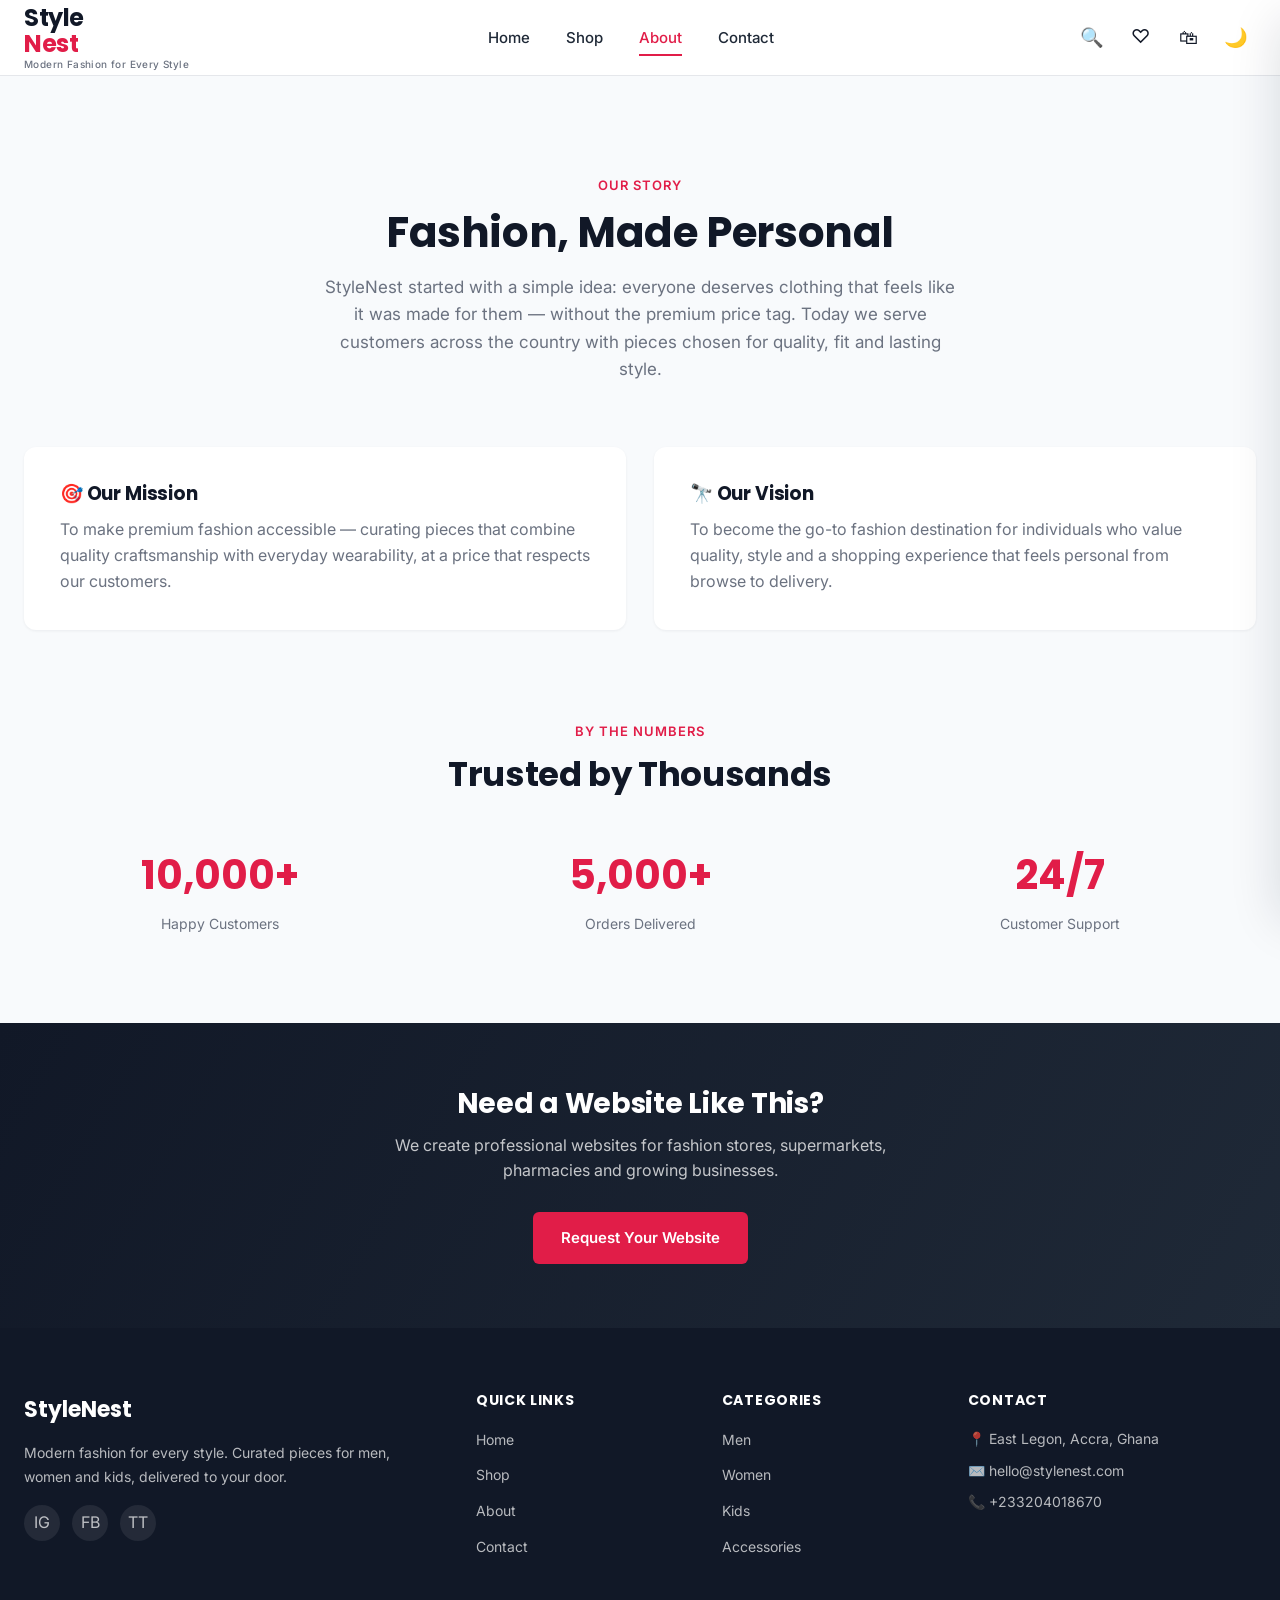
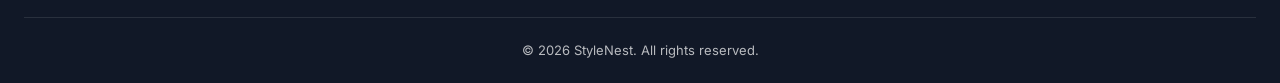
<file: about.html>
<!DOCTYPE html>
<html lang="en">
<head>
<meta charset="UTF-8">
<meta name="viewport" content="width=device-width, initial-scale=1.0">
<title>About Us — StyleNest</title>
<meta name="description" content="Learn about StyleNest's story, mission and commitment to bringing premium, accessible fashion to customers everywhere.">
<meta property="og:title" content="About Us — StyleNest">
<meta property="og:description" content="Learn about StyleNest's story, mission and commitment to bringing premium, accessible fashion to customers everywhere.">
<meta property="og:type" content="website">
<link rel="preconnect" href="https://fonts.googleapis.com">
<link href="https://fonts.googleapis.com/css2?family=Poppins:wght@500;600;700&family=Inter:wght@400;500;600;700&display=swap" rel="stylesheet">
<link rel="stylesheet" href="css/style.css">
<link rel="stylesheet" href="css/responsive.css">
</head>
<body>
<div id="pageLoader"><div class="loader-spinner"></div></div>

<header class="site-header">
  <div class="container">
    <a href="index.html" class="logo">Style<span>Nest</span><small class="logo-tagline">Modern Fashion for Every Style</small></a>
    <nav class="main-nav" aria-label="Primary">
      <a href="index.html">Home</a>
      <a href="shop.html">Shop</a>
      <a href="about.html" class="active">About</a>
      <a href="contact.html">Contact</a>
    </nav>
    <div class="header-actions">
      <div class="search-box" id="searchBox">
        <button class="icon-btn" onclick="toggleSearchBox()" aria-label="Search">🔍</button>
        <input type="text" id="searchInput" placeholder="Search products...">
        <div class="search-results" id="searchResults"></div>
      </div>
      <a href="#" class="icon-btn" title="Wishlist">♡<span class="badge-count" data-wishlist-count>0</span></a>
      <button class="icon-btn" onclick="toggleCartDrawer()" title="Cart">🛍<span class="badge-count" data-cart-count>0</span></button>
      <button class="icon-btn" data-theme-toggle title="Toggle dark mode">🌙</button>
      <button class="icon-btn mobile-menu-btn" id="mobileMenuBtn" aria-label="Menu">☰</button>
    </div>
  </div>
</header>

<section class="about-hero fade-in-on-scroll visible">
  <span class="section-eyebrow">Our Story</span>
  <h1>Fashion, Made Personal</h1>
  <p>StyleNest started with a simple idea: everyone deserves clothing that feels like it was made for them — without the premium price tag. Today we serve customers across the country with pieces chosen for quality, fit and lasting style.</p>
</section>

<section class="section" style="padding-top:0;">
  <div class="container">
    <div class="mission-grid fade-in-on-scroll">
      <div class="mission-card">
        <h3>🎯 Our Mission</h3>
        <p>To make premium fashion accessible — curating pieces that combine quality craftsmanship with everyday wearability, at a price that respects our customers.</p>
      </div>
      <div class="mission-card">
        <h3>🔭 Our Vision</h3>
        <p>To become the go-to fashion destination for individuals who value quality, style and a shopping experience that feels personal from browse to delivery.</p>
      </div>
    </div>
  </div>
</section>

<section class="section" style="padding-top:0;">
  <div class="container">
    <div class="section-header fade-in-on-scroll">
      <span class="section-eyebrow">By the Numbers</span>
      <h2>Trusted by Thousands</h2>
    </div>
    <div class="stats-grid fade-in-on-scroll">
      <div><div class="stat-number">10,000+</div><div class="stat-label">Happy Customers</div></div>
      <div><div class="stat-number">5,000+</div><div class="stat-label">Orders Delivered</div></div>
      <div><div class="stat-number">24/7</div><div class="stat-label">Customer Support</div></div>
    </div>
  </div>
</section>

<section class="sales-cta">
  <h2>Need a Website Like This?</h2>
  <p>We create professional websites for fashion stores, supermarkets, pharmacies and growing businesses.</p>
  <a href="contact.html" class="btn btn-primary">Request Your Website</a>
</section>

<footer class="site-footer">
  <div class="container">
    <div class="footer-grid">
      <div class="footer-col">
        <span class="footer-logo">StyleNest</span>
        <p>Modern fashion for every style. Curated pieces for men, women and kids, delivered to your door.</p>
        <div class="social-links"><a href="#">IG</a><a href="#">FB</a><a href="#">TT</a></div>
      </div>
      <div class="footer-col">
        <h4>Quick Links</h4>
        <ul><li><a href="index.html">Home</a></li><li><a href="shop.html">Shop</a></li><li><a href="about.html">About</a></li><li><a href="contact.html">Contact</a></li></ul>
      </div>
      <div class="footer-col">
        <h4>Categories</h4>
        <ul><li><a href="shop.html?section=Men">Men</a></li><li><a href="shop.html?section=Women">Women</a></li><li><a href="shop.html?section=Kids">Kids</a></li><li><a href="shop.html?section=Accessories">Accessories</a></li></ul>
      </div>
      <div class="footer-col">
        <h4>Contact</h4>
        <p>📍 East Legon, Accra, Ghana</p>
        <p>✉️ hello@stylenest.com</p>
        <p>📞 +233204018670</p>
      </div>
    </div>
    <div class="footer-bottom">© 2026 StyleNest. All rights reserved.</div>
  </div>
</footer>

<div class="drawer-overlay" id="drawerOverlay"></div>
<aside class="cart-drawer" id="cartDrawer">
  <div class="cart-drawer-header"><h3>Your Cart</h3><button class="icon-btn" onclick="toggleCartDrawer()" aria-label="Close cart">✕</button></div>
  <div class="cart-items-list" id="cartItemsList"></div>
  <div class="cart-empty-state" id="cartEmptyState"><div class="icon">🛍</div><p>Your cart is empty</p></div>
  <div class="cart-summary" id="cartSummary" style="display:none;"></div>
</aside>

<nav class="bottom-nav" aria-label="Mobile navigation">
  <div class="bottom-nav-inner">
    <a href="index.html" class="bottom-nav-item" data-nav-link><span class="icon">⌂</span>Home</a>
    <a href="shop.html" class="bottom-nav-item" data-nav-link><span class="icon">🛒</span>Shop</a>
    <a href="#" class="bottom-nav-item"><span class="icon">♡</span>Wishlist<span class="badge-count" data-wishlist-count>0</span></a>
    <button class="bottom-nav-item" onclick="toggleCartDrawer()"><span class="icon">🛍</span>Cart<span class="badge-count" data-cart-count>0</span></button>
    <a href="contact.html" class="bottom-nav-item"><span class="icon">👤</span>Account</a>
  </div>
</nav>

<script src="js/products.js"></script>
<script src="js/cart.js"></script>
<script src="js/wishlist.js"></script>
<script src="js/search.js"></script>
<script src="js/app.js"></script>
</body>
</html>
</file>
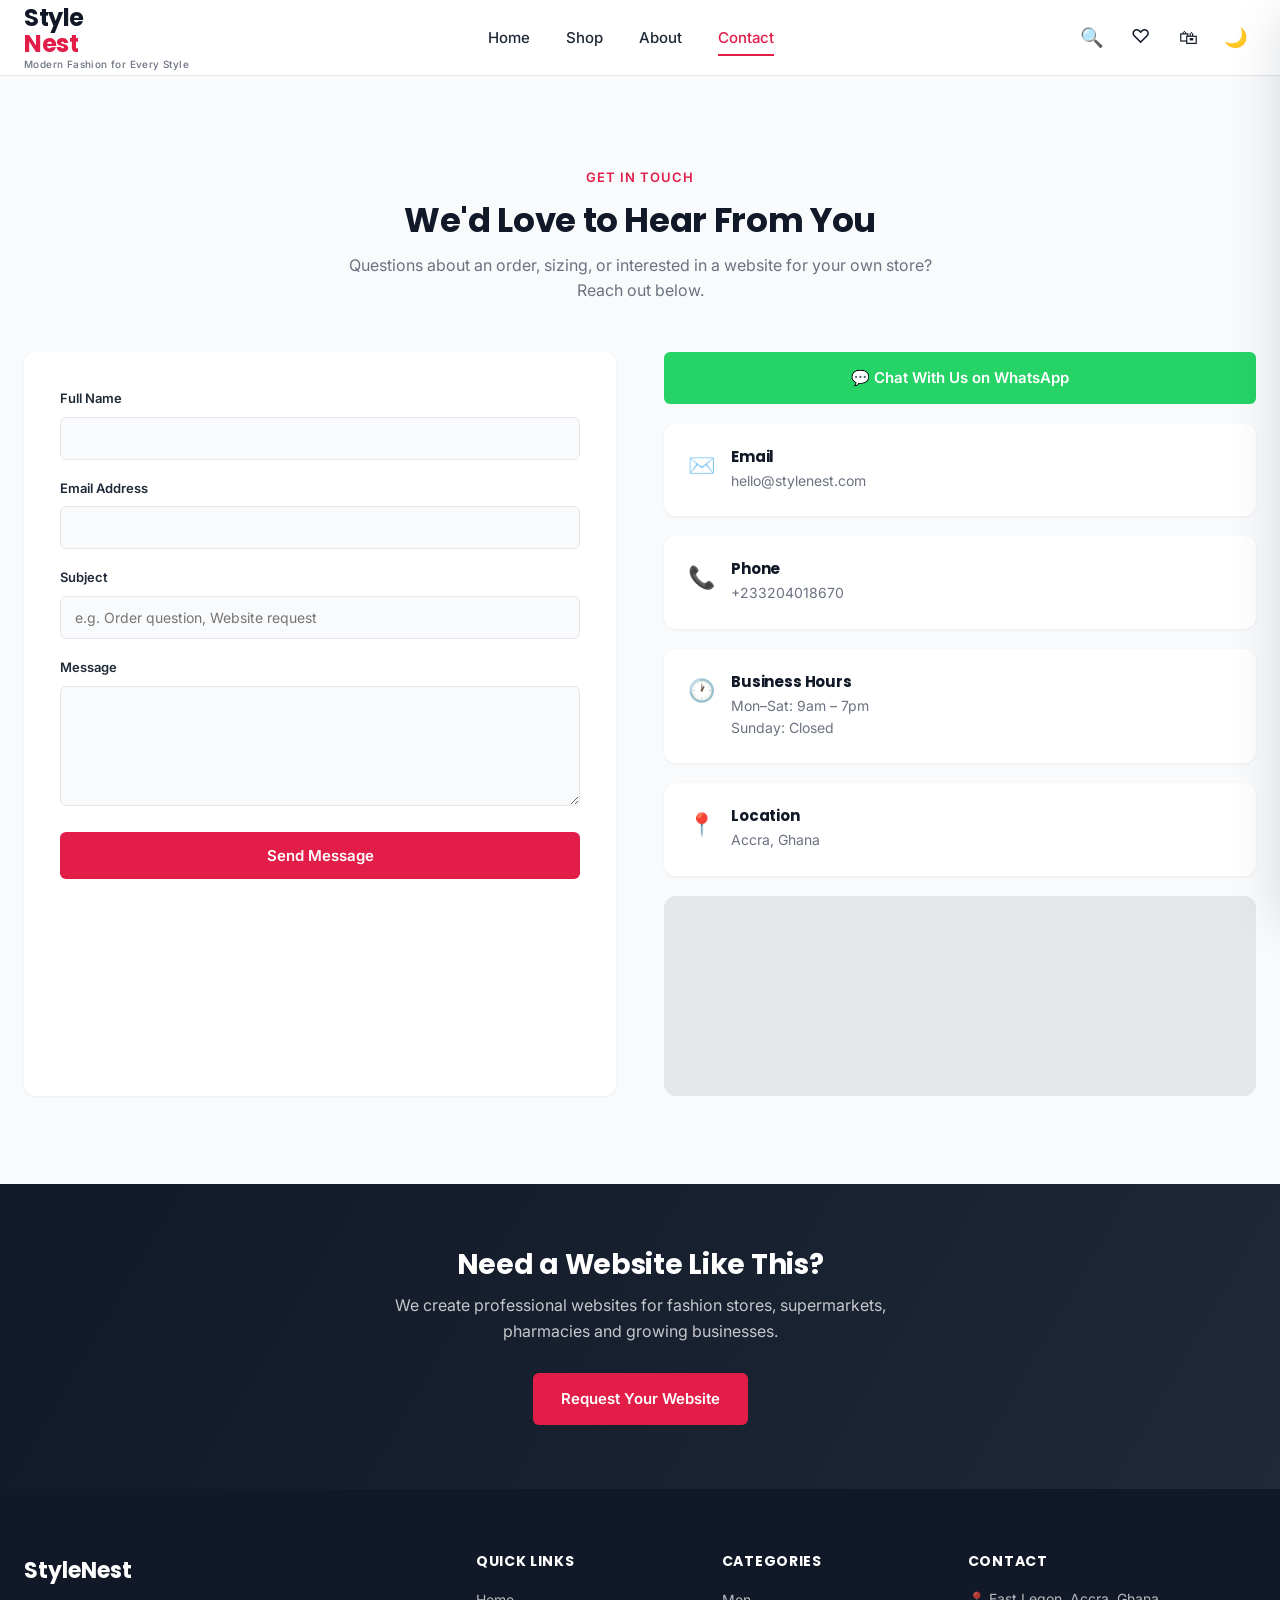
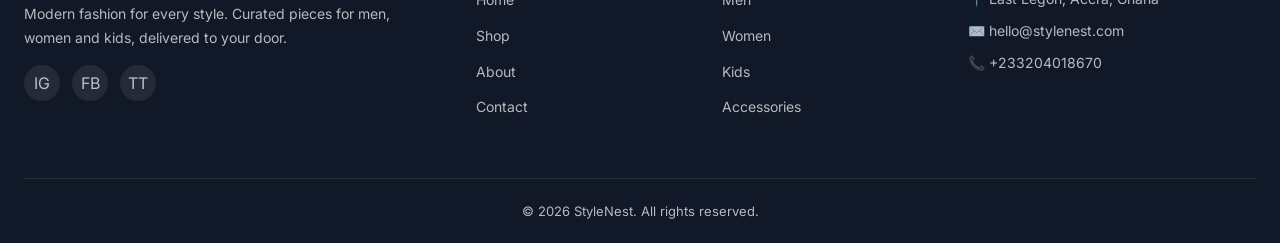
<file: contact.html>
<!DOCTYPE html>
<html lang="en">
<head>
<meta charset="UTF-8">
<meta name="viewport" content="width=device-width, initial-scale=1.0">
<title>Contact Us — StyleNest</title>
<meta name="description" content="Get in touch with StyleNest — questions about orders, sizing, returns, or requesting a website for your own store.">
<meta property="og:title" content="Contact Us — StyleNest">
<meta property="og:description" content="Get in touch with StyleNest — orders, sizing, returns, or requesting a website for your own store.">
<meta property="og:type" content="website">
<link rel="preconnect" href="https://fonts.googleapis.com">
<link href="https://fonts.googleapis.com/css2?family=Poppins:wght@500;600;700&family=Inter:wght@400;500;600;700&display=swap" rel="stylesheet">
<link rel="stylesheet" href="css/style.css">
<link rel="stylesheet" href="css/responsive.css">
</head>
<body>
<div id="pageLoader"><div class="loader-spinner"></div></div>

<header class="site-header">
  <div class="container">
    <a href="index.html" class="logo">Style<span>Nest</span><small class="logo-tagline">Modern Fashion for Every Style</small></a>
    <nav class="main-nav" aria-label="Primary">
      <a href="index.html">Home</a>
      <a href="shop.html">Shop</a>
      <a href="about.html">About</a>
      <a href="contact.html" class="active">Contact</a>
    </nav>
    <div class="header-actions">
      <div class="search-box" id="searchBox">
        <button class="icon-btn" onclick="toggleSearchBox()" aria-label="Search">🔍</button>
        <input type="text" id="searchInput" placeholder="Search products...">
        <div class="search-results" id="searchResults"></div>
      </div>
      <a href="#" class="icon-btn" title="Wishlist">♡<span class="badge-count" data-wishlist-count>0</span></a>
      <button class="icon-btn" onclick="toggleCartDrawer()" title="Cart">🛍<span class="badge-count" data-cart-count>0</span></button>
      <button class="icon-btn" data-theme-toggle title="Toggle dark mode">🌙</button>
      <button class="icon-btn mobile-menu-btn" id="mobileMenuBtn" aria-label="Menu">☰</button>
    </div>
  </div>
</header>

<section class="section">
  <div class="container">
    <div class="section-header fade-in-on-scroll visible">
      <span class="section-eyebrow">Get in Touch</span>
      <h2>We'd Love to Hear From You</h2>
      <p>Questions about an order, sizing, or interested in a website for your own store? Reach out below.</p>
    </div>

    <div class="contact-grid fade-in-on-scroll visible">
      <div class="contact-form-card">
        <form id="contactForm">
          <div class="form-group">
            <label for="contactName">Full Name</label>
            <input type="text" id="contactName" required>
          </div>
          <div class="form-group">
            <label for="contactEmail">Email Address</label>
            <input type="email" id="contactEmail" required>
          </div>
          <div class="form-group">
            <label for="contactSubject">Subject</label>
            <input type="text" id="contactSubject" placeholder="e.g. Order question, Website request">
          </div>
          <div class="form-group">
            <label for="contactMessage">Message</label>
            <textarea id="contactMessage" required></textarea>
          </div>
          <button type="submit" class="btn btn-primary btn-block">Send Message</button>
        </form>
      </div>

      <div class="contact-info-card">
        <a href="https://wa.me/233204018670" target="_blank" rel="noopener" class="btn whatsapp-btn btn-block">💬 Chat With Us on WhatsApp</a>

        <div class="info-block">
          <span class="icon">✉️</span>
          <div><h4>Email</h4><p>hello@stylenest.com</p></div>
        </div>
        <div class="info-block">
          <span class="icon">📞</span>
          <div><h4>Phone</h4><p>+233204018670</p></div>
        </div>
        <div class="info-block">
          <span class="icon">🕐</span>
          <div><h4>Business Hours</h4><p>Mon–Sat: 9am – 7pm<br>Sunday: Closed</p></div>
        </div>
        <div class="info-block">
          <span class="icon">📍</span>
          <div><h4>Location</h4><p>Accra, Ghana</p></div>
        </div>
        <div class="map-embed">
          <iframe src="https://www.openstreetmap.org/export/embed.html?bbox=3.34%2C6.44%2C3.44%2C6.54&layer=mapnik" width="100%" height="100%" style="border:0;" loading="lazy" title="Store location map"></iframe>
        </div>
      </div>
    </div>
  </div>
</section>

<section class="sales-cta">
  <h2>Need a Website Like This?</h2>
  <p>We create professional websites for fashion stores, supermarkets, pharmacies and growing businesses.</p>
  <a href="#contactForm" class="btn btn-primary">Request Your Website</a>
</section>

<footer class="site-footer">
  <div class="container">
    <div class="footer-grid">
      <div class="footer-col">
        <span class="footer-logo">StyleNest</span>
        <p>Modern fashion for every style. Curated pieces for men, women and kids, delivered to your door.</p>
        <div class="social-links"><a href="#">IG</a><a href="#">FB</a><a href="#">TT</a></div>
      </div>
      <div class="footer-col">
        <h4>Quick Links</h4>
        <ul><li><a href="index.html">Home</a></li><li><a href="shop.html">Shop</a></li><li><a href="about.html">About</a></li><li><a href="contact.html">Contact</a></li></ul>
      </div>
      <div class="footer-col">
        <h4>Categories</h4>
        <ul><li><a href="shop.html?section=Men">Men</a></li><li><a href="shop.html?section=Women">Women</a></li><li><a href="shop.html?section=Kids">Kids</a></li><li><a href="shop.html?section=Accessories">Accessories</a></li></ul>
      </div>
      <div class="footer-col">
        <h4>Contact</h4>
        <p>📍 East Legon, Accra, Ghana</p>
        <p>✉️ hello@stylenest.com</p>
        <p>📞 +233204018670</p>
      </div>
    </div>
    <div class="footer-bottom">© 2026 StyleNest. All rights reserved.</div>
  </div>
</footer>

<div class="drawer-overlay" id="drawerOverlay"></div>
<aside class="cart-drawer" id="cartDrawer">
  <div class="cart-drawer-header"><h3>Your Cart</h3><button class="icon-btn" onclick="toggleCartDrawer()" aria-label="Close cart">✕</button></div>
  <div class="cart-items-list" id="cartItemsList"></div>
  <div class="cart-empty-state" id="cartEmptyState"><div class="icon">🛍</div><p>Your cart is empty</p></div>
  <div class="cart-summary" id="cartSummary" style="display:none;"></div>
</aside>

<nav class="bottom-nav" aria-label="Mobile navigation">
  <div class="bottom-nav-inner">
    <a href="index.html" class="bottom-nav-item" data-nav-link><span class="icon">⌂</span>Home</a>
    <a href="shop.html" class="bottom-nav-item" data-nav-link><span class="icon">🛒</span>Shop</a>
    <a href="#" class="bottom-nav-item"><span class="icon">♡</span>Wishlist<span class="badge-count" data-wishlist-count>0</span></a>
    <button class="bottom-nav-item" onclick="toggleCartDrawer()"><span class="icon">🛍</span>Cart<span class="badge-count" data-cart-count>0</span></button>
    <a href="contact.html" class="bottom-nav-item"><span class="icon">👤</span>Account</a>
  </div>
</nav>

<script src="js/products.js"></script>
<script src="js/cart.js"></script>
<script src="js/wishlist.js"></script>
<script src="js/search.js"></script>
<script src="js/app.js"></script>
</body>
</html>
</file>
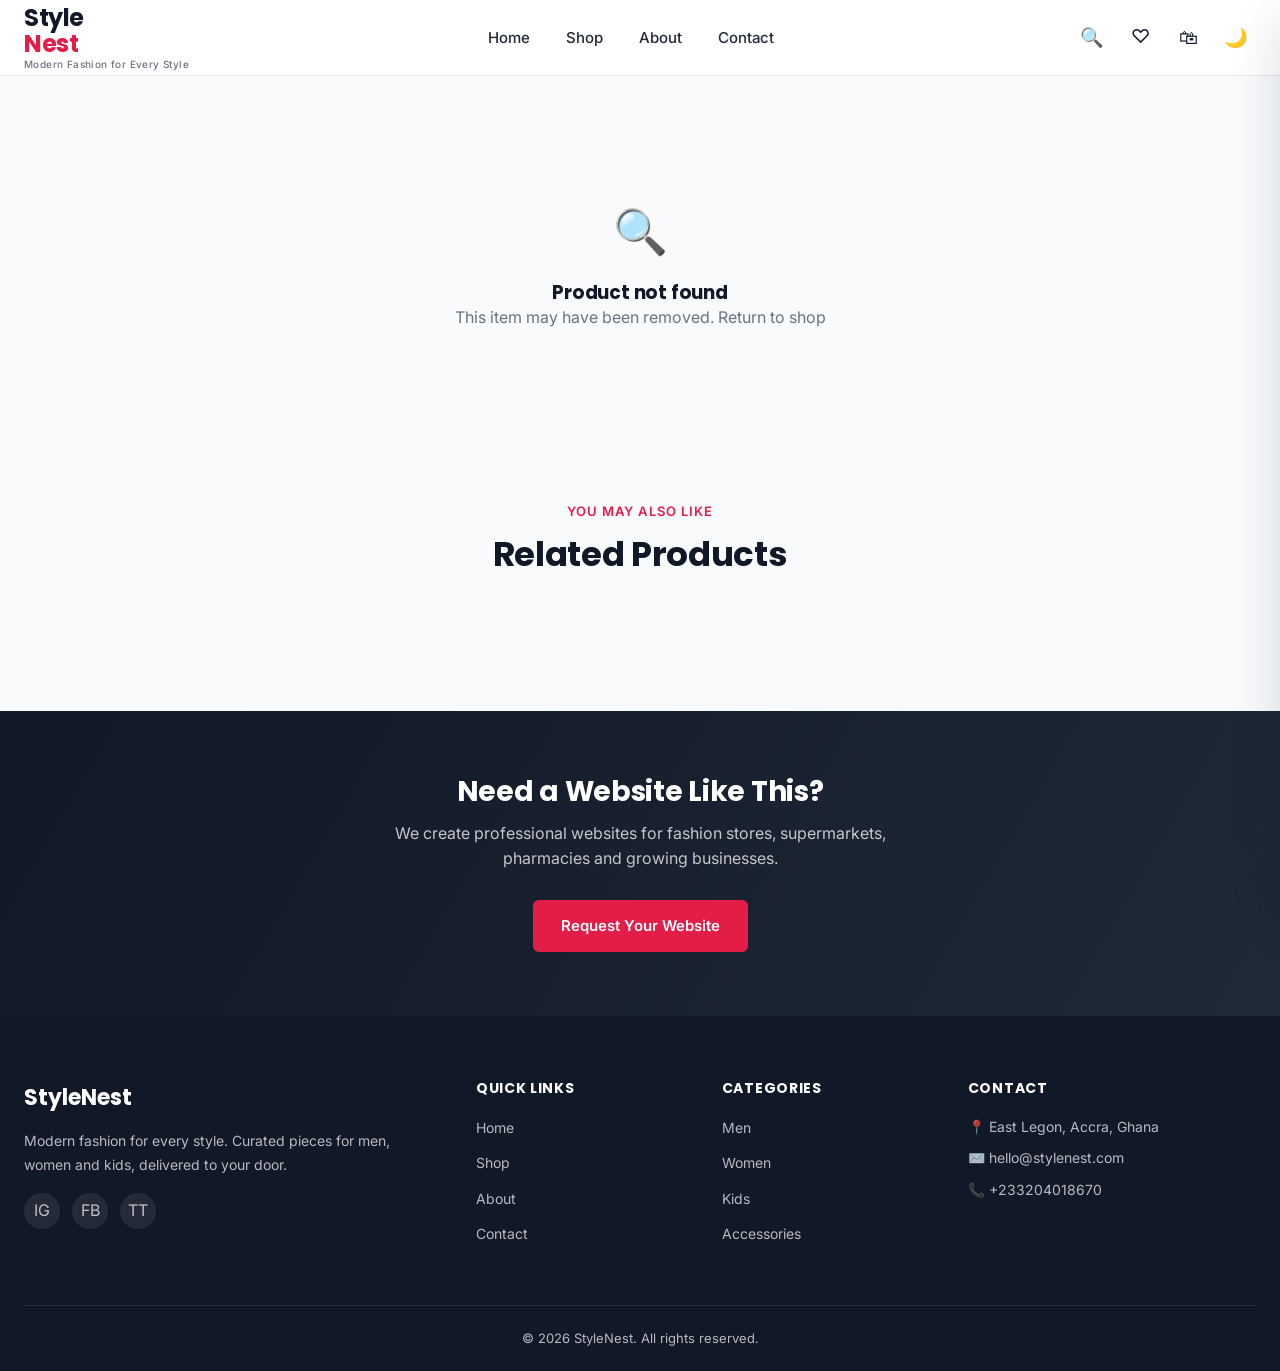
<file: product.html>
<!DOCTYPE html>
<html lang="en">
<head>
<meta charset="UTF-8">
<meta name="viewport" content="width=device-width, initial-scale=1.0">
<title id="pageTitle">Product — StyleNest</title>
<meta name="description" id="pageDescription" content="Shop premium fashion at StyleNest.">
<meta property="og:title" id="ogTitle" content="StyleNest">
<meta property="og:description" id="ogDescription" content="Shop premium fashion at StyleNest.">
<meta property="og:type" content="product">
<link rel="preconnect" href="https://fonts.googleapis.com">
<link href="https://fonts.googleapis.com/css2?family=Poppins:wght@500;600;700&family=Inter:wght@400;500;600;700&display=swap" rel="stylesheet">
<link rel="stylesheet" href="css/style.css">
<link rel="stylesheet" href="css/responsive.css">
</head>
<body>
<div id="pageLoader"><div class="loader-spinner"></div></div>

<header class="site-header">
  <div class="container">
    <a href="index.html" class="logo">Style<span>Nest</span><small class="logo-tagline">Modern Fashion for Every Style</small></a>
    <nav class="main-nav" aria-label="Primary">
      <a href="index.html">Home</a>
      <a href="shop.html">Shop</a>
      <a href="about.html">About</a>
      <a href="contact.html">Contact</a>
    </nav>
    <div class="header-actions">
      <div class="search-box" id="searchBox">
        <button class="icon-btn" onclick="toggleSearchBox()" aria-label="Search">🔍</button>
        <input type="text" id="searchInput" placeholder="Search products...">
        <div class="search-results" id="searchResults"></div>
      </div>
      <a href="#" class="icon-btn" title="Wishlist">♡<span class="badge-count" data-wishlist-count>0</span></a>
      <button class="icon-btn" onclick="toggleCartDrawer()" title="Cart">🛍<span class="badge-count" data-cart-count>0</span></button>
      <button class="icon-btn" data-theme-toggle title="Toggle dark mode">🌙</button>
      <button class="icon-btn mobile-menu-btn" id="mobileMenuBtn" aria-label="Menu">☰</button>
    </div>
  </div>
</header>

<div class="container" style="padding-top:40px;">
  <div id="productDetailRoot" class="product-detail"></div>
</div>

<section class="section" id="relatedSection">
  <div class="container">
    <div class="section-header">
      <span class="section-eyebrow">You May Also Like</span>
      <h2>Related Products</h2>
    </div>
    <div class="product-grid" id="relatedGrid"></div>
  </div>
</section>

<section class="sales-cta">
  <h2>Need a Website Like This?</h2>
  <p>We create professional websites for fashion stores, supermarkets, pharmacies and growing businesses.</p>
  <a href="contact.html" class="btn btn-primary">Request Your Website</a>
</section>

<footer class="site-footer">
  <div class="container">
    <div class="footer-grid">
      <div class="footer-col">
        <span class="footer-logo">StyleNest</span>
        <p>Modern fashion for every style. Curated pieces for men, women and kids, delivered to your door.</p>
        <div class="social-links"><a href="#">IG</a><a href="#">FB</a><a href="#">TT</a></div>
      </div>
      <div class="footer-col">
        <h4>Quick Links</h4>
        <ul><li><a href="index.html">Home</a></li><li><a href="shop.html">Shop</a></li><li><a href="about.html">About</a></li><li><a href="contact.html">Contact</a></li></ul>
      </div>
      <div class="footer-col">
        <h4>Categories</h4>
        <ul><li><a href="shop.html?section=Men">Men</a></li><li><a href="shop.html?section=Women">Women</a></li><li><a href="shop.html?section=Kids">Kids</a></li><li><a href="shop.html?section=Accessories">Accessories</a></li></ul>
      </div>
      <div class="footer-col">
        <h4>Contact</h4>
        <p>📍 East Legon, Accra, Ghana</p>
        <p>✉️ hello@stylenest.com</p>
        <p>📞 +233204018670</p>
      </div>
    </div>
    <div class="footer-bottom">© 2026 StyleNest. All rights reserved.</div>
  </div>
</footer>

<div class="drawer-overlay" id="drawerOverlay"></div>
<aside class="cart-drawer" id="cartDrawer">
  <div class="cart-drawer-header"><h3>Your Cart</h3><button class="icon-btn" onclick="toggleCartDrawer()" aria-label="Close cart">✕</button></div>
  <div class="cart-items-list" id="cartItemsList"></div>
  <div class="cart-empty-state" id="cartEmptyState"><div class="icon">🛍</div><p>Your cart is empty</p></div>
  <div class="cart-summary" id="cartSummary" style="display:none;"></div>
</aside>

<nav class="bottom-nav" aria-label="Mobile navigation">
  <div class="bottom-nav-inner">
    <a href="index.html" class="bottom-nav-item" data-nav-link><span class="icon">⌂</span>Home</a>
    <a href="shop.html" class="bottom-nav-item" data-nav-link><span class="icon">🛒</span>Shop</a>
    <a href="#" class="bottom-nav-item"><span class="icon">♡</span>Wishlist<span class="badge-count" data-wishlist-count>0</span></a>
    <button class="bottom-nav-item" onclick="toggleCartDrawer()"><span class="icon">🛍</span>Cart<span class="badge-count" data-cart-count>0</span></button>
    <a href="contact.html" class="bottom-nav-item"><span class="icon">👤</span>Account</a>
  </div>
</nav>

<script src="js/products.js"></script>
<script src="js/cart.js"></script>
<script src="js/wishlist.js"></script>
<script src="js/search.js"></script>
<script src="js/app.js"></script>
<script>
  const productId = new URLSearchParams(window.location.search).get('id');
  const product = getProductById(productId);
  let selectedSize = '';
  let selectedColor = '';
  let qty = 1;

  if (!product) {
    document.getElementById('productDetailRoot').innerHTML = `
      <div class="results-empty" style="grid-column:1/-1;">
        <div class="icon">🔍</div>
        <h3>Product not found</h3>
        <p>This item may have been removed. <a href="shop.html">Return to shop</a></p>
      </div>
    `;
  } else {
    document.getElementById('pageTitle').textContent = `${product.name} — StyleNest`;
    document.getElementById('pageDescription').setAttribute('content', product.description);
    document.getElementById('ogTitle').setAttribute('content', `${product.name} — StyleNest`);
    document.getElementById('ogDescription').setAttribute('content', product.description);

    selectedSize = product.sizes[0] || '';
    selectedColor = product.colors[0] || '';

    function render() {
      document.getElementById('productDetailRoot').innerHTML = `
        <div class="pd-gallery">
          <div class="gallery-main"><img src="${product.image}" alt="${product.name}" id="galleryMainImg"></div>
        </div>
        <div class="pd-info">
          <p class="pd-category">${product.section} · ${product.category}</p>
          <h1 class="pd-title">${product.name}</h1>
          <div class="pd-rating">${renderStars(product.rating)}<span class="review-count">${product.rating} (${product.reviews} reviews)</span></div>
          <div class="pd-price">
            <span class="price-current">${formatPrice(product.price)}</span>
            <span class="price-old">${formatPrice(product.oldPrice)}</span>
            <span class="discount-badge" style="position:static;">-${product.discount}%</span>
          </div>
          <p class="pd-description">${product.description}</p>

          ${product.sizes.length ? `
          <div class="option-group">
            <label class="option-label">Size</label>
            <div class="option-values" id="sizeOptions">
              ${product.sizes.map(s => `<button class="option-swatch ${s === selectedSize ? 'selected' : ''}" data-size="${s}">${s}</button>`).join('')}
            </div>
          </div>` : ''}

          ${product.colors.length ? `
          <div class="option-group">
            <label class="option-label">Color</label>
            <div class="option-values" id="colorOptions">
              ${product.colors.map(c => `<button class="option-swatch ${c === selectedColor ? 'selected' : ''}" data-color="${c}">${c}</button>`).join('')}
            </div>
          </div>` : ''}

          <div class="option-group">
            <label class="option-label">Quantity</label>
            <div class="qty-selector">
              <button id="qtyMinus">−</button>
              <span id="qtyValue">${qty}</span>
              <button id="qtyPlus">+</button>
            </div>
          </div>

          <div class="pd-actions">
            <button class="btn btn-dark" id="addToCartBtn">Add to Cart</button>
            <button class="btn whatsapp-btn" id="whatsappBtn">💬 Buy on WhatsApp</button>
          </div>
          <button class="circle-btn" data-wishlist-btn="${product.id}" onclick="toggleWishlist(${product.id})" style="width:auto; padding:10px 16px; border-radius:8px; gap:8px; display:inline-flex;">
            ♡ <span>Add to Wishlist</span>
          </button>

          <div class="pd-meta-row" style="margin-top:24px;">
            <span>📦 In stock: ${product.stock}</span>
            <span>🚚 Free shipping over GH₵75</span>
            <span>↩️ 30-day returns</span>
          </div>
        </div>
      `;

      document.querySelectorAll('#sizeOptions .option-swatch').forEach(btn => {
        btn.addEventListener('click', () => {
          selectedSize = btn.dataset.size;
          document.querySelectorAll('#sizeOptions .option-swatch').forEach(b => b.classList.remove('selected'));
          btn.classList.add('selected');
        });
      });
      document.querySelectorAll('#colorOptions .option-swatch').forEach(btn => {
        btn.addEventListener('click', () => {
          selectedColor = btn.dataset.color;
          document.querySelectorAll('#colorOptions .option-swatch').forEach(b => b.classList.remove('selected'));
          btn.classList.add('selected');
        });
      });

      document.getElementById('qtyMinus').addEventListener('click', () => { if (qty > 1) { qty--; document.getElementById('qtyValue').textContent = qty; } });
      document.getElementById('qtyPlus').addEventListener('click', () => { qty++; document.getElementById('qtyValue').textContent = qty; });

      document.getElementById('addToCartBtn').addEventListener('click', () => addToCart(product.id, selectedSize, selectedColor, qty));

      document.getElementById('whatsappBtn').addEventListener('click', () => {
        const message = `Hello, I want to order:\n\n${product.name}${selectedSize ? ` (Size: ${selectedSize})` : ''}${selectedColor ? ` (${selectedColor})` : ''} x${qty} — ${formatPrice(product.price * qty)}`;
        const phone = '233204018670';
        window.open(`https://wa.me/${phone}?text=${encodeURIComponent(message)}`, '_blank');
      });

      updateWishlistButtons();
    }

    render();

    // Related products
    const related = getRelatedProducts(product, 4);
    document.getElementById('relatedGrid').innerHTML = related.map(p => `
      <div class="product-card">
        <div class="product-card-media">
          <a href="product.html?id=${p.id}"><img src="${p.image}" alt="${p.name}" loading="lazy"></a>
          <span class="discount-badge">-${p.discount}%</span>
        </div>
        <div class="product-card-body">
          <p class="product-card-category">${p.section} · ${p.category}</p>
          <h3 class="product-card-name">${p.name}</h3>
          ${renderStars(p.rating)}<span class="review-count">(${p.reviews})</span>
          <div class="price-row"><span class="price-current">${formatPrice(p.price)}</span><span class="price-old">${formatPrice(p.oldPrice)}</span></div>
          <button class="add-to-cart-btn" onclick="addToCart(${p.id})">Add to Cart</button>
        </div>
      </div>
    `).join('');
  }
</script>
</body>
</html>
</file>
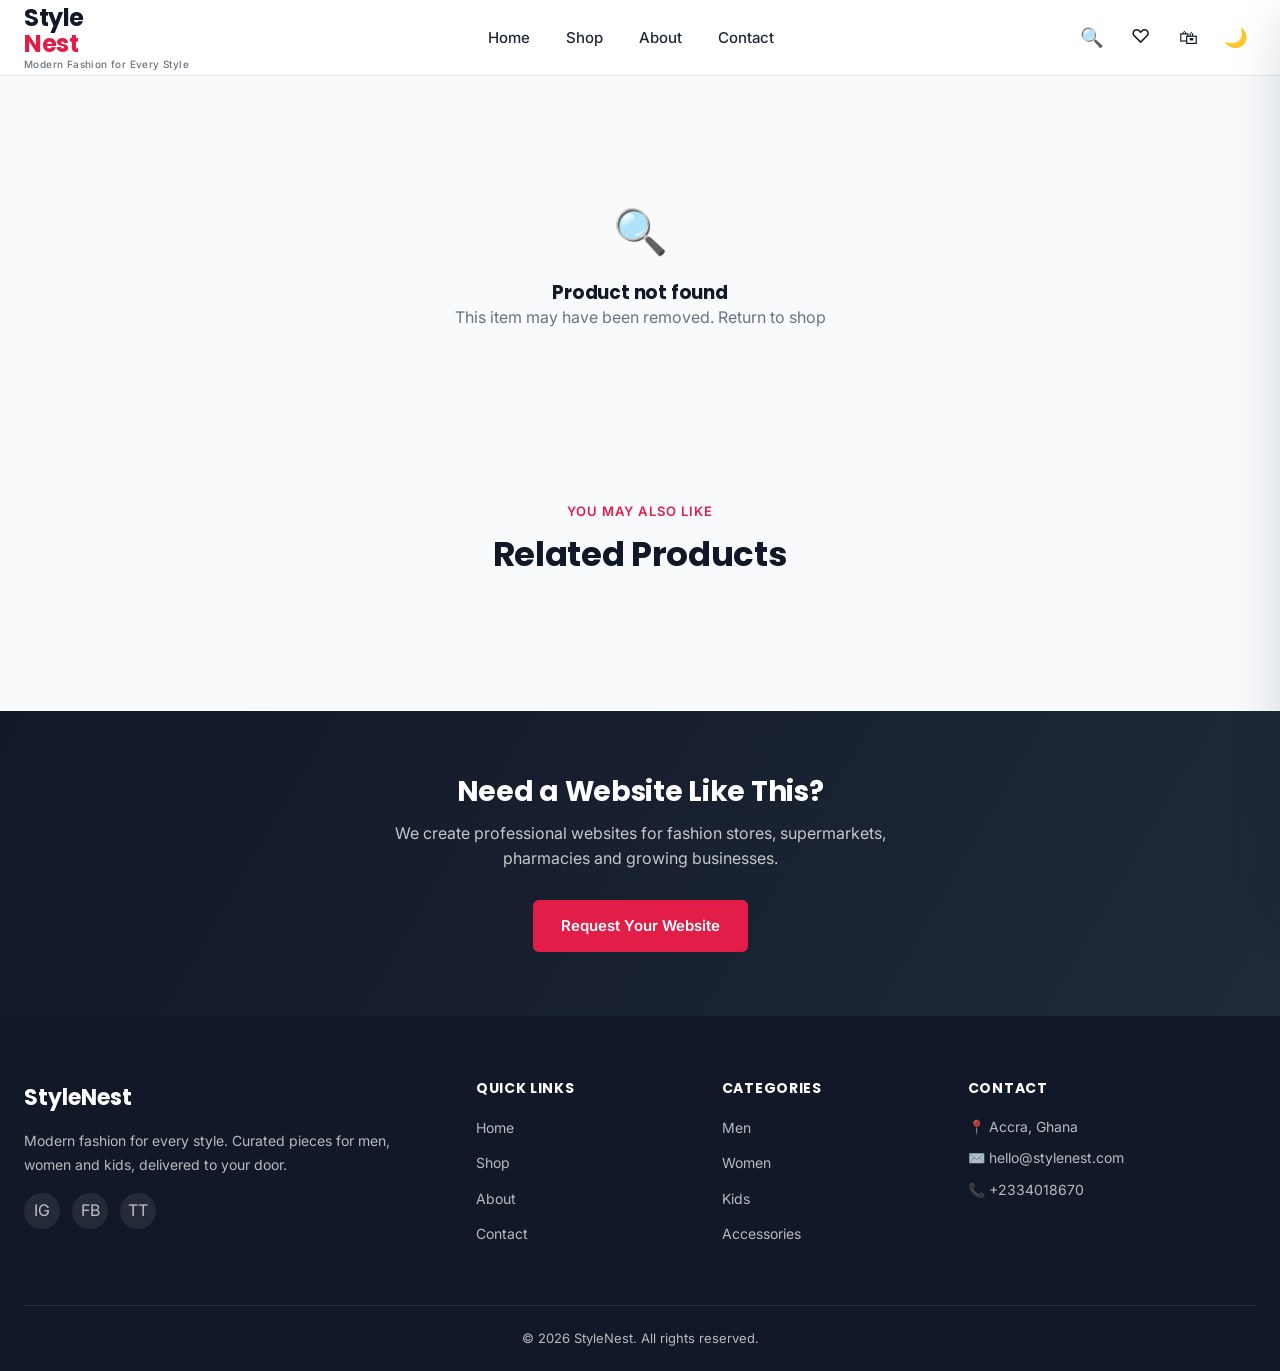
<file: products.html>
<!DOCTYPE html>
<html lang="en">
<head>
<meta charset="UTF-8">
<meta name="viewport" content="width=device-width, initial-scale=1.0">
<title id="pageTitle">Product — StyleNest</title>
<meta name="description" id="pageDescription" content="Shop premium fashion at StyleNest.">
<meta property="og:title" id="ogTitle" content="StyleNest">
<meta property="og:description" id="ogDescription" content="Shop premium fashion at StyleNest.">
<meta property="og:type" content="product">
<link rel="preconnect" href="https://fonts.googleapis.com">
<link href="https://fonts.googleapis.com/css2?family=Poppins:wght@500;600;700&family=Inter:wght@400;500;600;700&display=swap" rel="stylesheet">
<link rel="stylesheet" href="/css/style.css">
<link rel="stylesheet" href="/css/responsive.css">
</head>
<body>
<div id="pageLoader"><div class="loader-spinner"></div></div>

<header class="site-header">
  <div class="container">
    <a href="index.html" class="logo">Style<span>Nest</span><small class="logo-tagline">Modern Fashion for Every Style</small></a>
    <nav class="main-nav" aria-label="Primary">
      <a href="index.html">Home</a>
      <a href="shop.html">Shop</a>
      <a href="about.html">About</a>
      <a href="contact.html">Contact</a>
    </nav>
    <div class="header-actions">
      <div class="search-box" id="searchBox">
        <button class="icon-btn" onclick="toggleSearchBox()" aria-label="Search">🔍</button>
        <input type="text" id="searchInput" placeholder="Search products...">
        <div class="search-results" id="searchResults"></div>
      </div>
      <a href="#" class="icon-btn" title="Wishlist">♡<span class="badge-count" data-wishlist-count>0</span></a>
      <button class="icon-btn" onclick="toggleCartDrawer()" title="Cart">🛍<span class="badge-count" data-cart-count>0</span></button>
      <button class="icon-btn" data-theme-toggle title="Toggle dark mode">🌙</button>
      <button class="icon-btn mobile-menu-btn" id="mobileMenuBtn" aria-label="Menu">☰</button>
    </div>
  </div>
</header>

<div class="container" style="padding-top:40px;">
  <div id="productDetailRoot" class="product-detail"></div>
</div>

<section class="section" id="relatedSection">
  <div class="container">
    <div class="section-header">
      <span class="section-eyebrow">You May Also Like</span>
      <h2>Related Products</h2>
    </div>
    <div class="product-grid" id="relatedGrid"></div>
  </div>
</section>

<section class="sales-cta">
  <h2>Need a Website Like This?</h2>
  <p>We create professional websites for fashion stores, supermarkets, pharmacies and growing businesses.</p>
  <a href="contact.html" class="btn btn-primary">Request Your Website</a>
</section>

<footer class="site-footer">
  <div class="container">
    <div class="footer-grid">
      <div class="footer-col">
        <span class="footer-logo">StyleNest</span>
        <p>Modern fashion for every style. Curated pieces for men, women and kids, delivered to your door.</p>
        <div class="social-links"><a href="#">IG</a><a href="#">FB</a><a href="#">TT</a></div>
      </div>
      <div class="footer-col">
        <h4>Quick Links</h4>
        <ul><li><a href="index.html">Home</a></li><li><a href="shop.html">Shop</a></li><li><a href="about.html">About</a></li><li><a href="contact.html">Contact</a></li></ul>
      </div>
      <div class="footer-col">
        <h4>Categories</h4>
        <ul><li><a href="shop.html?section=Men">Men</a></li><li><a href="shop.html?section=Women">Women</a></li><li><a href="shop.html?section=Kids">Kids</a></li><li><a href="shop.html?section=Accessories">Accessories</a></li></ul>
      </div>
      <div class="footer-col">
        <h4>Contact</h4>
        <p>📍 Accra, Ghana</p>
        <p>✉️ hello@stylenest.com</p>
        <p>📞 +2334018670</p>
      </div>
    </div>
    <div class="footer-bottom">© 2026 StyleNest. All rights reserved.</div>
  </div>
</footer>

<div class="drawer-overlay" id="drawerOverlay"></div>
<aside class="cart-drawer" id="cartDrawer">
  <div class="cart-drawer-header"><h3>Your Cart</h3><button class="icon-btn" onclick="toggleCartDrawer()" aria-label="Close cart">✕</button></div>
  <div class="cart-items-list" id="cartItemsList"></div>
  <div class="cart-empty-state" id="cartEmptyState"><div class="icon">🛍</div><p>Your cart is empty</p></div>
  <div class="cart-summary" id="cartSummary" style="display:none;"></div>
</aside>

<nav class="bottom-nav" aria-label="Mobile navigation">
  <div class="bottom-nav-inner">
    <a href="index.html" class="bottom-nav-item" data-nav-link><span class="icon">⌂</span>Home</a>
    <a href="shop.html" class="bottom-nav-item" data-nav-link><span class="icon">🛒</span>Shop</a>
    <a href="#" class="bottom-nav-item"><span class="icon">♡</span>Wishlist<span class="badge-count" data-wishlist-count>0</span></a>
    <button class="bottom-nav-item" onclick="toggleCartDrawer()"><span class="icon">🛍</span>Cart<span class="badge-count" data-cart-count>0</span></button>
    <a href="contact.html" class="bottom-nav-item"><span class="icon">👤</span>Account</a>
  </div>
</nav>

<script src="/products.js"></script>
<script src="/js/cart.js"></script>
<script src="/js/wishlist.js"></script>
<script src="/js/search.js"></script>
<script src="/js/app.js"></script>
<script>
  const productId = new URLSearchParams(window.location.search).get('id');
  const product = getProductById(productId);
  let selectedSize = '';
  let selectedColor = '';
  let qty = 1;

  if (!product) {
    document.getElementById('productDetailRoot').innerHTML = `
      <div class="results-empty" style="grid-column:1/-1;">
        <div class="icon">🔍</div>
        <h3>Product not found</h3>
        <p>This item may have been removed. <a href="shop.html">Return to shop</a></p>
      </div>
    `;
  } else {
    document.getElementById('pageTitle').textContent = `${product.name} — StyleNest`;
    document.getElementById('pageDescription').setAttribute('content', product.description);
    document.getElementById('ogTitle').setAttribute('content', `${product.name} — StyleNest`);
    document.getElementById('ogDescription').setAttribute('content', product.description);

    selectedSize = product.sizes[0] || '';
    selectedColor = product.colors[0] || '';

    function render() {
      document.getElementById('productDetailRoot').innerHTML = `
        <div class="pd-gallery">
          <div class="gallery-main"><img src="${product.image}" alt="${product.name}" id="galleryMainImg"></div>
        </div>
        <div class="pd-info">
          <p class="pd-category">${product.section} · ${product.category}</p>
          <h1 class="pd-title">${product.name}</h1>
          <div class="pd-rating">${renderStars(product.rating)}<span class="review-count">${product.rating} (${product.reviews} reviews)</span></div>
          <div class="pd-price">
            <span class="price-current">${formatPrice(product.price)}</span>
            <span class="price-old">${formatPrice(product.oldPrice)}</span>
            <span class="discount-badge" style="position:static;">-${product.discount}%</span>
          </div>
          <p class="pd-description">${product.description}</p>

          ${product.sizes.length ? `
          <div class="option-group">
            <label class="option-label">Size</label>
            <div class="option-values" id="sizeOptions">
              ${product.sizes.map(s => `<button class="option-swatch ${s === selectedSize ? 'selected' : ''}" data-size="${s}">${s}</button>`).join('')}
            </div>
          </div>` : ''}

          ${product.colors.length ? `
          <div class="option-group">
            <label class="option-label">Color</label>
            <div class="option-values" id="colorOptions">
              ${product.colors.map(c => `<button class="option-swatch ${c === selectedColor ? 'selected' : ''}" data-color="${c}">${c}</button>`).join('')}
            </div>
          </div>` : ''}

          <div class="option-group">
            <label class="option-label">Quantity</label>
            <div class="qty-selector">
              <button id="qtyMinus">−</button>
              <span id="qtyValue">${qty}</span>
              <button id="qtyPlus">+</button>
            </div>
          </div>

          <div class="pd-actions">
            <button class="btn btn-dark" id="addToCartBtn">Add to Cart</button>
            <button class="btn whatsapp-btn" id="whatsappBtn">💬 Buy on WhatsApp</button>
          </div>
          <button class="circle-btn" data-wishlist-btn="${product.id}" onclick="toggleWishlist(${product.id})" style="width:auto; padding:10px 16px; border-radius:8px; gap:8px; display:inline-flex;">
            ♡ <span>Add to Wishlist</span>
          </button>

          <div class="pd-meta-row" style="margin-top:24px;">
            <span>📦 In stock: ${product.stock}</span>
            <span>🚚 Free shipping over GH₵75</span>
            <span>↩️ 30-day returns</span>
          </div>
        </div>
      `;

      document.querySelectorAll('#sizeOptions .option-swatch').forEach(btn => {
        btn.addEventListener('click', () => {
          selectedSize = btn.dataset.size;
          document.querySelectorAll('#sizeOptions .option-swatch').forEach(b => b.classList.remove('selected'));
          btn.classList.add('selected');
        });
      });
      document.querySelectorAll('#colorOptions .option-swatch').forEach(btn => {
        btn.addEventListener('click', () => {
          selectedColor = btn.dataset.color;
          document.querySelectorAll('#colorOptions .option-swatch').forEach(b => b.classList.remove('selected'));
          btn.classList.add('selected');
        });
      });

      document.getElementById('qtyMinus').addEventListener('click', () => { if (qty > 1) { qty--; document.getElementById('qtyValue').textContent = qty; } });
      document.getElementById('qtyPlus').addEventListener('click', () => { qty++; document.getElementById('qtyValue').textContent = qty; });

      document.getElementById('addToCartBtn').addEventListener('click', () => addToCart(product.id, selectedSize, selectedColor, qty));

      document.getElementById('whatsappBtn').addEventListener('click', () => {
        const message = `Hello, I want to order:\n\n${product.name}${selectedSize ? ` (Size: ${selectedSize})` : ''}${selectedColor ? ` (${selectedColor})` : ''} x${qty} — ${formatPrice(product.price * qty)}`;
        const phone = '10000000000'; // TODO: replace with the store's real WhatsApp number
        window.open(`https://wa.me/${phone}?text=${encodeURIComponent(message)}`, '_blank');
      });

      updateWishlistButtons();
    }

    render();

    // Related products
    const related = getRelatedProducts(product, 4);
    document.getElementById('relatedGrid').innerHTML = related.map(p => `
      <div class="product-card">
        <div class="product-card-media">
          <a href="product.html?id=${p.id}"><img src="${p.image}" alt="${p.name}" loading="lazy"></a>
          <span class="discount-badge">-${p.discount}%</span>
        </div>
        <div class="product-card-body">
          <p class="product-card-category">${p.section} · ${p.category}</p>
          <h3 class="product-card-name">${p.name}</h3>
          ${renderStars(p.rating)}<span class="review-count">(${p.reviews})</span>
          <div class="price-row"><span class="price-current">${formatPrice(p.price)}</span><span class="price-old">${formatPrice(p.oldPrice)}</span></div>
          <button class="add-to-cart-btn" onclick="addToCart(${p.id})">Add to Cart</button>
        </div>
      </div>
    `).join('');
  }
</script>
</body>
</html>
</file>
<file: css/style.css>
/* ==========================================================================
   StyleNest — style.css
   Design tokens per brief: Primary #111827, Accent #E11D48, Background #F8FAFC
   Fonts: Poppins (headings), Inter (body)
   ========================================================================== */

:root {
  --color-primary: #111827;
  --color-accent: #E11D48;
  --color-accent-dark: #BE123C;
  --color-bg: #F8FAFC;
  --color-white: #FFFFFF;
  --color-text: #1F2937;
  --color-text-muted: #6B7280;
  --color-border: #E5E7EB;
  --color-success: #059669;
  --color-star: #F59E0B;

  --font-heading: 'Poppins', sans-serif;
  --font-body: 'Inter', sans-serif;

  --radius-sm: 6px;
  --radius-md: 12px;
  --radius-lg: 20px;

  --shadow-sm: 0 1px 3px rgba(17, 24, 39, 0.06);
  --shadow-md: 0 8px 24px rgba(17, 24, 39, 0.08);
  --shadow-lg: 0 20px 48px rgba(17, 24, 39, 0.14);

  --transition: 220ms cubic-bezier(0.4, 0, 0.2, 1);
  --header-height: 76px;
}

[data-theme="dark"] {
  --color-primary: #F8FAFC;
  --color-bg: #0B0F19;
  --color-white: #151B29;
  --color-text: #E5E7EB;
  --color-text-muted: #9CA3AF;
  --color-border: #262E3F;
  --shadow-sm: 0 1px 3px rgba(0, 0, 0, 0.3);
  --shadow-md: 0 8px 24px rgba(0, 0, 0, 0.35);
  --shadow-lg: 0 20px 48px rgba(0, 0, 0, 0.5);
}

* { margin: 0; padding: 0; box-sizing: border-box; }

html { scroll-behavior: smooth; }

body {
  font-family: var(--font-body);
  background: var(--color-bg);
  color: var(--color-text);
  line-height: 1.6;
  transition: background var(--transition), color var(--transition);
  padding-bottom: 0;
}

img { max-width: 100%; display: block; }
a { text-decoration: none; color: inherit; }
button { font-family: inherit; cursor: pointer; border: none; background: none; }
ul { list-style: none; }

h1, h2, h3, h4 {
  font-family: var(--font-heading);
  color: var(--color-primary);
  line-height: 1.2;
  letter-spacing: -0.01em;
}

.container {
  max-width: 1280px;
  margin: 0 auto;
  padding: 0 24px;
}

.section { padding: 88px 0; }
.section-tight { padding: 56px 0; }

.section-header { text-align: center; max-width: 600px; margin: 0 auto 48px; }
.section-eyebrow {
  display: inline-block;
  font-size: 13px;
  font-weight: 600;
  letter-spacing: 0.08em;
  text-transform: uppercase;
  color: var(--color-accent);
  margin-bottom: 12px;
}
.section-header h2 { font-size: 34px; font-weight: 700; margin-bottom: 12px; }
.section-header p { color: var(--color-text-muted); font-size: 16px; }

/* ---------------- Buttons ---------------- */

.btn {
  display: inline-flex;
  align-items: center;
  justify-content: center;
  gap: 8px;
  padding: 14px 28px;
  border-radius: var(--radius-sm);
  font-weight: 600;
  font-size: 15px;
  transition: transform var(--transition), box-shadow var(--transition), background var(--transition);
  white-space: nowrap;
}

.btn-primary {
  background: var(--color-accent);
  color: #fff;
}
.btn-primary:hover { background: var(--color-accent-dark); transform: translateY(-2px); box-shadow: var(--shadow-md); }

.btn-outline {
  background: transparent;
  color: var(--color-white);
  border: 1.5px solid rgba(255, 255, 255, 0.6);
}
.btn-outline:hover { background: rgba(255, 255, 255, 0.12); transform: translateY(-2px); }

.btn-dark {
  background: var(--color-primary);
  color: var(--color-bg);
}
.btn-dark:hover { transform: translateY(-2px); box-shadow: var(--shadow-md); }

.btn-block { width: 100%; }
.btn-sm { padding: 10px 18px; font-size: 13px; }

/* ---------------- Header ---------------- */

.site-header {
  position: sticky;
  top: 0;
  z-index: 300;
  background: var(--color-white);
  border-bottom: 1px solid var(--color-border);
  height: var(--header-height);
}

.site-header .container {
  height: 100%;
  display: flex;
  align-items: center;
  justify-content: space-between;
  gap: 24px;
}

.logo {
  font-family: var(--font-heading);
  font-weight: 700;
  font-size: 24px;
  color: var(--color-primary);
  letter-spacing: -0.02em;
}
.logo span { color: var(--color-accent); }

.main-nav { display: flex; gap: 36px; }
.main-nav a {
  font-weight: 500;
  font-size: 15px;
  color: var(--color-text);
  position: relative;
  padding: 6px 0;
  transition: color var(--transition);
}
.main-nav a::after {
  content: '';
  position: absolute;
  left: 0; bottom: 0;
  width: 0; height: 2px;
  background: var(--color-accent);
  transition: width var(--transition);
}
.main-nav a:hover,
.main-nav a.active { color: var(--color-accent); }
.main-nav a:hover::after,
.main-nav a.active::after { width: 100%; }

.header-actions { display: flex; align-items: center; gap: 8px; }

.icon-btn {
  position: relative;
  width: 40px; height: 40px;
  display: flex; align-items: center; justify-content: center;
  border-radius: 50%;
  font-size: 19px;
  color: var(--color-primary);
  transition: background var(--transition);
}
.icon-btn:hover { background: var(--color-bg); }

.badge-count {
  position: absolute;
  top: 0; right: 0;
  background: var(--color-accent);
  color: #fff;
  font-size: 10px;
  font-weight: 700;
  width: 17px; height: 17px;
  border-radius: 50%;
  display: flex; align-items: center; justify-content: center;
}

.mobile-menu-btn { display: none; font-size: 22px; }

/* Search box */
.search-box { position: relative; }
.search-box input {
  display: none;
  width: 260px;
  padding: 10px 14px;
  border: 1px solid var(--color-border);
  border-radius: var(--radius-sm);
  font-size: 14px;
  background: var(--color-bg);
  color: var(--color-text);
}
.search-box.open input { display: block; }

.search-results {
  display: none;
  position: absolute;
  top: 46px; right: 0;
  width: 320px;
  max-height: 400px;
  overflow-y: auto;
  background: var(--color-white);
  border-radius: var(--radius-md);
  box-shadow: var(--shadow-lg);
  padding: 8px;
}
.search-results.open { display: block; }
.search-result-item {
  display: flex; gap: 12px; align-items: center;
  padding: 8px; border-radius: var(--radius-sm);
  transition: background var(--transition);
}
.search-result-item:hover { background: var(--color-bg); }
.search-result-item img { width: 44px; height: 54px; object-fit: cover; border-radius: 4px; }
.search-result-item p { font-size: 13px; font-weight: 500; margin-bottom: 2px; }
.search-result-item span { font-size: 12px; color: var(--color-accent); font-weight: 600; }
.search-result-item mark { background: none; color: var(--color-accent); }
.search-no-results { padding: 20px; text-align: center; color: var(--color-text-muted); font-size: 14px; }

/* ---------------- Hero ---------------- */

.hero {
  position: relative;
  min-height: 640px;
  display: flex;
  align-items: center;
  background:
    linear-gradient(100deg, rgba(17,24,39,0.82) 0%, rgba(17,24,39,0.35) 60%, rgba(17,24,39,0.15) 100%),
    url('https://picsum.photos/seed/sn-hero/1600/900') center/cover;
  color: #fff;
}
.hero-content { max-width: 560px; }
.hero-eyebrow {
  display: inline-block;
  font-size: 13px; font-weight: 600; letter-spacing: 0.1em; text-transform: uppercase;
  color: #FCA5B7; margin-bottom: 18px;
}
.hero h1 {
  font-size: 56px;
  font-weight: 700;
  color: #fff;
  margin-bottom: 18px;
}
.hero p { font-size: 18px; color: rgba(255,255,255,0.85); margin-bottom: 32px; max-width: 460px; }
.hero-buttons { display: flex; gap: 16px; flex-wrap: wrap; }

/* ---------------- Category cards ---------------- */

.category-grid {
  display: grid;
  grid-template-columns: repeat(5, 1fr);
  gap: 20px;
}
.category-card {
  position: relative;
  aspect-ratio: 3/4;
  border-radius: var(--radius-md);
  overflow: hidden;
  box-shadow: var(--shadow-sm);
  transition: transform var(--transition), box-shadow var(--transition);
}
.category-card:hover { transform: translateY(-6px); box-shadow: var(--shadow-lg); }
.category-card img {
  width: 100%; height: 100%; object-fit: cover;
  transition: transform 500ms ease;
}
.category-card:hover img { transform: scale(1.08); }
.category-card-label {
  position: absolute; inset: 0;
  display: flex; align-items: flex-end;
  padding: 18px;
  background: linear-gradient(to top, rgba(17,24,39,0.75), transparent 55%);
}
.category-card-label span { color: #fff; font-family: var(--font-heading); font-weight: 600; font-size: 17px; }

/* ---------------- Product cards & grids ---------------- */

.product-grid {
  display: grid;
  grid-template-columns: repeat(4, 1fr);
  gap: 28px;
}

.product-card {
  background: var(--color-white);
  border-radius: var(--radius-md);
  overflow: hidden;
  box-shadow: var(--shadow-sm);
  transition: transform var(--transition), box-shadow var(--transition);
}
.product-card:hover { transform: translateY(-6px); box-shadow: var(--shadow-lg); }

.product-card-media { position: relative; aspect-ratio: 4/5; overflow: hidden; background: var(--color-bg); }
.product-card-media img {
  width: 100%; height: 100%; object-fit: cover;
  transition: transform 500ms ease;
}
.product-card:hover .product-card-media img { transform: scale(1.06); }

.discount-badge {
  position: absolute; top: 12px; left: 12px;
  background: var(--color-accent);
  color: #fff;
  font-size: 12px; font-weight: 700;
  padding: 5px 10px;
  border-radius: 999px;
}

.product-card-actions {
  position: absolute; top: 12px; right: 12px;
  display: flex; flex-direction: column; gap: 8px;
  opacity: 0; transform: translateX(8px);
  transition: opacity var(--transition), transform var(--transition);
}
.product-card:hover .product-card-actions { opacity: 1; transform: translateX(0); }

.circle-btn {
  width: 36px; height: 36px;
  border-radius: 50%;
  background: #fff;
  display: flex; align-items: center; justify-content: center;
  font-size: 15px;
  color: var(--color-primary);
  box-shadow: var(--shadow-sm);
  transition: background var(--transition), color var(--transition);
}
.circle-btn:hover { background: var(--color-accent); color: #fff; }
.circle-btn.active { background: var(--color-accent); color: #fff; }

.quick-view-btn {
  position: absolute; left: 12px; right: 12px; bottom: -46px;
  background: var(--color-primary);
  color: #fff;
  font-size: 13px; font-weight: 600;
  text-align: center;
  padding: 10px;
  border-radius: var(--radius-sm);
  opacity: 0;
  transition: bottom var(--transition), opacity var(--transition);
}
.product-card:hover .quick-view-btn { bottom: 12px; opacity: 1; }

.product-card-body { padding: 16px; }
.product-card-category { font-size: 12px; color: var(--color-text-muted); text-transform: uppercase; letter-spacing: 0.04em; margin-bottom: 4px; }
.product-card-name { font-family: var(--font-heading); font-size: 15px; font-weight: 600; margin-bottom: 6px; }
.stars { color: var(--color-star); font-size: 13px; letter-spacing: 1px; }
.review-count { font-size: 12px; color: var(--color-text-muted); margin-left: 4px; }

.price-row { display: flex; align-items: baseline; gap: 8px; margin: 8px 0 12px; }
.price-current { font-size: 17px; font-weight: 700; color: var(--color-primary); }
.price-old { font-size: 13px; color: var(--color-text-muted); text-decoration: line-through; }

.add-to-cart-btn {
  width: 100%;
  padding: 11px;
  background: var(--color-bg);
  border: 1.5px solid var(--color-primary);
  color: var(--color-primary);
  font-weight: 600;
  font-size: 13px;
  border-radius: var(--radius-sm);
  transition: background var(--transition), color var(--transition);
}
.add-to-cart-btn:hover { background: var(--color-primary); color: #fff; }

/* ---------------- Why choose us ---------------- */

.why-grid { display: grid; grid-template-columns: repeat(4, 1fr); gap: 24px; }
.why-card {
  text-align: center;
  padding: 36px 24px;
  background: var(--color-white);
  border-radius: var(--radius-md);
  box-shadow: var(--shadow-sm);
}
.why-icon { font-size: 34px; margin-bottom: 16px; }
.why-card h3 { font-size: 17px; margin-bottom: 8px; }
.why-card p { color: var(--color-text-muted); font-size: 14px; }

/* ---------------- Testimonials ---------------- */

.testimonial-slider { max-width: 720px; margin: 0 auto; overflow: hidden; }
.testimonial-track { display: flex; transition: transform 500ms ease; }
.testimonial-slide { min-width: 100%; text-align: center; padding: 0 20px; }
.testimonial-slide .stars { font-size: 18px; display: block; margin-bottom: 16px; }
.testimonial-text { font-size: 19px; font-style: italic; color: var(--color-text); margin-bottom: 20px; line-height: 1.7; }
.testimonial-author { font-weight: 600; font-family: var(--font-heading); }
.testimonial-role { font-size: 13px; color: var(--color-text-muted); }
.testimonial-dots { display: flex; justify-content: center; gap: 8px; margin-top: 28px; }
.dot { width: 8px; height: 8px; border-radius: 50%; background: var(--color-border); transition: background var(--transition), width var(--transition); }
.dot.active { background: var(--color-accent); width: 24px; border-radius: 4px; }

/* ---------------- Newsletter ---------------- */

.newsletter-section {
  background: var(--color-primary);
  color: #fff;
  text-align: center;
  border-radius: var(--radius-lg);
  padding: 56px 40px;
  margin: 0 24px;
}
.newsletter-section h2 { color: #fff; margin-bottom: 10px; }
.newsletter-section p { color: rgba(255,255,255,0.7); margin-bottom: 28px; }
.newsletter-form { display: flex; max-width: 440px; margin: 0 auto; gap: 10px; }
.newsletter-form input {
  flex: 1;
  padding: 14px 18px;
  border-radius: var(--radius-sm);
  border: none;
  font-size: 14px;
}

/* ---------------- Sales CTA (every page) ---------------- */

.sales-cta {
  background: linear-gradient(120deg, var(--color-primary), #1F2937);
  color: #fff;
  text-align: center;
  padding: 64px 24px;
}
.sales-cta h2 { color: #fff; font-size: 28px; margin-bottom: 12px; }
.sales-cta p { color: rgba(255,255,255,0.75); max-width: 520px; margin: 0 auto 28px; }

/* ---------------- Footer ---------------- */

.site-footer { background: var(--color-primary); color: rgba(255,255,255,0.7); padding: 64px 0 0; }
.footer-grid { display: grid; grid-template-columns: 2fr 1fr 1fr 1.4fr; gap: 40px; padding-bottom: 48px; }
.footer-col h4 { color: #fff; font-size: 14px; margin-bottom: 18px; text-transform: uppercase; letter-spacing: 0.05em; }
.footer-col p { font-size: 14px; margin-bottom: 8px; line-height: 1.7; }
.footer-col ul li { margin-bottom: 10px; }
.footer-col ul a { font-size: 14px; transition: color var(--transition); }
.footer-col ul a:hover { color: var(--color-accent); }
.footer-logo { font-family: var(--font-heading); font-weight: 700; font-size: 22px; color: #fff; margin-bottom: 14px; display: block; }
.social-links { display: flex; gap: 12px; margin-top: 16px; }
.social-links a {
  width: 36px; height: 36px; border-radius: 50%;
  background: rgba(255,255,255,0.08);
  display: flex; align-items: center; justify-content: center;
  transition: background var(--transition);
}
.social-links a:hover { background: var(--color-accent); }
.footer-bottom {
  border-top: 1px solid rgba(255,255,255,0.1);
  padding: 22px 0;
  text-align: center;
  font-size: 13px;
}

/* ---------------- Cart drawer ---------------- */

.drawer-overlay {
  position: fixed; inset: 0;
  background: rgba(17,24,39,0.5);
  z-index: 400;
  opacity: 0; pointer-events: none;
  transition: opacity var(--transition);
}
.drawer-overlay.open { opacity: 1; pointer-events: auto; }

.cart-drawer {
  position: fixed; top: 0; right: 0; bottom: 0;
  width: 400px; max-width: 92vw;
  background: var(--color-white);
  z-index: 401;
  transform: translateX(100%);
  transition: transform var(--transition);
  display: flex; flex-direction: column;
  box-shadow: var(--shadow-lg);
}
.cart-drawer.open { transform: translateX(0); }
.cart-drawer-header {
  display: flex; justify-content: space-between; align-items: center;
  padding: 20px 24px; border-bottom: 1px solid var(--color-border);
}
.cart-drawer-header h3 { font-size: 18px; }
.cart-items-list { flex: 1; overflow-y: auto; padding: 16px 24px; }

.cart-item { display: flex; gap: 12px; padding: 14px 0; border-bottom: 1px solid var(--color-border); }
.cart-item img { width: 64px; height: 78px; object-fit: cover; border-radius: 6px; }
.cart-item-info { flex: 1; }
.cart-item-name { font-size: 14px; font-weight: 600; margin-bottom: 2px; }
.cart-item-meta { font-size: 12px; color: var(--color-text-muted); margin-bottom: 8px; }
.cart-item-qty { display: flex; align-items: center; gap: 10px; }
.cart-item-qty button {
  width: 24px; height: 24px; border: 1px solid var(--color-border); border-radius: 4px; font-size: 14px;
}
.cart-item-right { text-align: right; display: flex; flex-direction: column; justify-content: space-between; }
.cart-item-price { font-size: 14px; font-weight: 700; }
.cart-item-remove { font-size: 14px; opacity: 0.6; }
.cart-item-remove:hover { opacity: 1; }

.cart-empty-state { text-align: center; padding: 60px 20px; color: var(--color-text-muted); }
.cart-empty-state .icon { font-size: 40px; margin-bottom: 14px; }

.cart-summary { padding: 20px 24px; border-top: 1px solid var(--color-border); }
.cart-summary-row { display: flex; justify-content: space-between; font-size: 14px; margin-bottom: 10px; color: var(--color-text-muted); }
.cart-summary-total { font-size: 16px; font-weight: 700; color: var(--color-primary); margin-bottom: 16px; }

/* ---------------- Toast ---------------- */

#toastContainer {
  position: fixed; bottom: 90px; left: 50%;
  transform: translateX(-50%);
  z-index: 999;
  display: flex; flex-direction: column; gap: 8px;
}
.toast {
  background: var(--color-primary); color: #fff;
  padding: 12px 22px; border-radius: 999px;
  font-size: 14px; font-weight: 500;
  opacity: 0; transform: translateY(10px);
  transition: opacity var(--transition), transform var(--transition);
  box-shadow: var(--shadow-md);
}
.toast.show { opacity: 1; transform: translateY(0); }

/* ---------------- Fade-in-on-scroll ---------------- */

.fade-in-on-scroll { opacity: 0; transform: translateY(24px); transition: opacity 600ms ease, transform 600ms ease; }
.fade-in-on-scroll.visible { opacity: 1; transform: translateY(0); }

/* ---------------- Mobile bottom nav ---------------- */

.bottom-nav {
  display: none;
  position: fixed; bottom: 0; left: 0; right: 0;
  background: var(--color-white);
  border-top: 1px solid var(--color-border);
  z-index: 300;
  padding: 8px 0 max(8px, env(safe-area-inset-bottom));
}
.bottom-nav-inner { display: flex; justify-content: space-around; }
.bottom-nav-item {
  display: flex; flex-direction: column; align-items: center; gap: 3px;
  font-size: 10px; font-weight: 600; color: var(--color-text-muted);
  position: relative;
  padding: 4px 8px;
}
.bottom-nav-item .icon { font-size: 19px; }
.bottom-nav-item.active { color: var(--color-accent); }
.bottom-nav-item .badge-count { top: -2px; right: 2px; }

/* ---------------- Filter / sort bar (shop page) ---------------- */

.shop-toolbar {
  display: flex; flex-wrap: wrap; gap: 16px; align-items: center; justify-content: space-between;
  padding: 20px 0; margin-bottom: 28px; border-bottom: 1px solid var(--color-border);
}
.filter-group { display: flex; flex-wrap: wrap; gap: 10px; }
.filter-chip {
  padding: 9px 18px;
  border-radius: 999px;
  border: 1.5px solid var(--color-border);
  font-size: 13px; font-weight: 500;
  transition: all var(--transition);
}
.filter-chip:hover { border-color: var(--color-accent); }
.filter-chip.active { background: var(--color-primary); border-color: var(--color-primary); color: #fff; }

.select-control {
  padding: 10px 16px;
  border-radius: var(--radius-sm);
  border: 1.5px solid var(--color-border);
  font-size: 13px; font-weight: 500;
  background: var(--color-white);
  color: var(--color-text);
}

.price-filter { display: flex; align-items: center; gap: 8px; font-size: 13px; }
.price-filter input[type="range"] { width: 140px; }

.results-empty { text-align: center; padding: 80px 20px; color: var(--color-text-muted); }
.results-empty .icon { font-size: 44px; margin-bottom: 16px; }

/* ---------------- Product detail page ---------------- */

.product-detail { display: grid; grid-template-columns: 1fr 1fr; gap: 56px; }

.gallery-main { border-radius: var(--radius-md); overflow: hidden; aspect-ratio: 4/5; margin-bottom: 14px; background: var(--color-white); }
.gallery-main img { width: 100%; height: 100%; object-fit: cover; transition: transform 400ms ease; }
.gallery-thumbs { display: flex; gap: 10px; }
.gallery-thumbs img {
  width: 72px; height: 88px; object-fit: cover; border-radius: 8px;
  cursor: pointer; opacity: 0.6; transition: opacity var(--transition), outline var(--transition);
}
.gallery-thumbs img.active { opacity: 1; outline: 2px solid var(--color-accent); outline-offset: 2px; }

.pd-category { color: var(--color-text-muted); font-size: 13px; text-transform: uppercase; letter-spacing: 0.05em; margin-bottom: 8px; }
.pd-title { font-size: 32px; margin-bottom: 10px; }
.pd-rating { display: flex; align-items: center; gap: 8px; margin-bottom: 18px; }
.pd-price { display: flex; align-items: baseline; gap: 12px; margin-bottom: 20px; }
.pd-price .price-current { font-size: 28px; }
.pd-description { color: var(--color-text-muted); margin-bottom: 28px; line-height: 1.8; }

.option-group { margin-bottom: 22px; }
.option-label { font-size: 13px; font-weight: 600; margin-bottom: 10px; display: block; }
.option-values { display: flex; flex-wrap: wrap; gap: 10px; }
.option-swatch {
  min-width: 42px; height: 42px; padding: 0 12px;
  border-radius: var(--radius-sm);
  border: 1.5px solid var(--color-border);
  font-size: 13px; font-weight: 600;
  display: flex; align-items: center; justify-content: center;
  transition: all var(--transition);
}
.option-swatch:hover { border-color: var(--color-primary); }
.option-swatch.selected { background: var(--color-primary); border-color: var(--color-primary); color: #fff; }

.qty-selector { display: flex; align-items: center; gap: 14px; margin-bottom: 26px; }
.qty-selector button { width: 36px; height: 36px; border: 1.5px solid var(--color-border); border-radius: var(--radius-sm); font-size: 16px; }
.qty-selector span { font-size: 16px; font-weight: 600; min-width: 20px; text-align: center; }

.pd-actions { display: flex; gap: 12px; margin-bottom: 20px; }
.pd-actions .btn { flex: 1; }
.whatsapp-btn { background: #25D366; color: #fff; }
.whatsapp-btn:hover { background: #1DA851; }

.pd-meta-row { display: flex; gap: 20px; font-size: 13px; color: var(--color-text-muted); border-top: 1px solid var(--color-border); padding-top: 20px; }

/* ---------------- About page ---------------- */

.about-hero { text-align: center; padding: 96px 24px 64px; }
.about-hero h1 { font-size: 42px; margin-bottom: 16px; }
.about-hero p { max-width: 640px; margin: 0 auto; color: var(--color-text-muted); font-size: 17px; }

.mission-grid { display: grid; grid-template-columns: repeat(2, 1fr); gap: 28px; }
.mission-card { background: var(--color-white); border-radius: var(--radius-md); padding: 36px; box-shadow: var(--shadow-sm); }
.mission-card h3 { margin-bottom: 12px; }
.mission-card p { color: var(--color-text-muted); }

.stats-grid { display: grid; grid-template-columns: repeat(3, 1fr); gap: 28px; text-align: center; }
.stat-number { font-family: var(--font-heading); font-size: 40px; font-weight: 700; color: var(--color-accent); margin-bottom: 6px; }
.stat-label { color: var(--color-text-muted); font-size: 14px; }

/* ---------------- Contact page ---------------- */

.contact-grid { display: grid; grid-template-columns: 1fr 1fr; gap: 48px; }
.contact-form-card { background: var(--color-white); border-radius: var(--radius-md); padding: 36px; box-shadow: var(--shadow-sm); }
.form-group { margin-bottom: 18px; }
.form-group label { display: block; font-size: 13px; font-weight: 600; margin-bottom: 8px; }
.form-group input,
.form-group textarea {
  width: 100%; padding: 12px 14px;
  border: 1.5px solid var(--color-border); border-radius: var(--radius-sm);
  font-family: inherit; font-size: 14px;
  background: var(--color-bg); color: var(--color-text);
}
.form-group textarea { min-height: 120px; resize: vertical; }

.contact-info-card { display: flex; flex-direction: column; gap: 20px; }
.info-block { background: var(--color-white); border-radius: var(--radius-md); padding: 24px; box-shadow: var(--shadow-sm); display: flex; gap: 16px; align-items: flex-start; }
.info-block .icon { font-size: 22px; }
.info-block h4 { font-size: 15px; margin-bottom: 4px; }
.info-block p { font-size: 14px; color: var(--color-text-muted); }
.map-embed { border-radius: var(--radius-md); overflow: hidden; height: 200px; background: var(--color-border); }
/* ---------------- Additions ---------------- */
#pageLoader { position: fixed; inset: 0; background: var(--color-white, #fff); z-index: 2000; display: flex; align-items: center; justify-content: center; transition: opacity .4s; }
#pageLoader.hide { opacity: 0; pointer-events: none; }
.loader-spinner { width: 36px; height: 36px; border: 3px solid var(--color-border, #e5e7eb); border-top-color: var(--color-accent, #e11d48); border-radius: 50%; animation: spin .8s linear infinite; }
@keyframes spin { to { transform: rotate(360deg); } }
.main-nav.open { display: flex !important; flex-direction: column; gap: 0; position: absolute; top: 100%; left: 0; right: 0; background: var(--color-white, #fff); padding: 8px 20px; box-shadow: var(--shadow-md); }
.main-nav.open a { padding: 12px 0; } /* Logo tagline */
.logo { display: flex; flex-direction: column; line-height: 1.1; flex-shrink: 0; }
.logo-tagline {
  display: block;
  font-family: var(--font-body, 'Inter', sans-serif);
  font-size: 10px;
  font-weight: 500;
  letter-spacing: 0.04em;
  color: var(--color-text-muted, #777);
  white-space: nowrap;
  margin-top: 2px;
}
</file>
<file: css/responsive.css>
/* ==========================================================================
   StyleNest — responsive.css
   Desktop: 4 product cards/row · Tablet: 3/row · Mobile: 2/row (per brief)
   ========================================================================== */

/* ---------------- Tablet (1024px and below) ---------------- */

@media (max-width: 1024px) {
  .product-grid { grid-template-columns: repeat(3, 1fr); }
  .category-grid { grid-template-columns: repeat(3, 1fr); }
  .why-grid { grid-template-columns: repeat(2, 1fr); }
  .footer-grid { grid-template-columns: 1fr 1fr; }
  .product-detail { grid-template-columns: 1fr; gap: 32px; }
  .mission-grid { grid-template-columns: 1fr; }
  .contact-grid { grid-template-columns: 1fr; }
  .hero h1 { font-size: 44px; }
}

/* ---------------- Small tablet / large mobile (860px and below) ---------------- */

@media (max-width: 860px) {
  .main-nav { display: none; }
  .mobile-menu-btn { display: block; }

  .hero { min-height: 520px; }
  .hero h1 { font-size: 36px; }
  .hero p { font-size: 16px; }

  .stats-grid { grid-template-columns: 1fr; gap: 20px; }
}

/* ---------------- Mobile (768px and below) ---------------- */

@media (max-width: 768px) {
  body { padding-bottom: 64px; } /* room for bottom nav */

  .section { padding: 56px 0; }
  .section-header h2 { font-size: 26px; }

  .product-grid { grid-template-columns: repeat(2, 1fr); gap: 16px; }
  .category-grid { grid-template-columns: repeat(2, 1fr); }
  .why-grid { grid-template-columns: 1fr; }
  .footer-grid { grid-template-columns: 1fr; gap: 28px; }

  .newsletter-section { margin: 0 16px; padding: 40px 22px; }
  .newsletter-form { flex-direction: column; }

  .product-card-actions { opacity: 1; transform: none; position: static; flex-direction: row; justify-content: flex-end; padding: 8px 8px 0; }
  .quick-view-btn { display: none; }

  .search-box input { width: 180px; }
  .search-results { width: 260px; right: -60px; }

  .bottom-nav { display: block; }

  .cart-drawer { width: 100%; max-width: 100%; }

  .shop-toolbar { flex-direction: column; align-items: stretch; }
  .filter-group { overflow-x: auto; flex-wrap: nowrap; padding-bottom: 4px; }

  .header-actions .icon-btn[data-theme-toggle] { display: none; } /* moved into mobile menu on very small screens if needed */
}

/* ---------------- Small mobile (480px and below) ---------------- */

@media (max-width: 480px) {
  .container { padding: 0 16px; }

  .hero h1 { font-size: 30px; }
  .hero-buttons { flex-direction: column; align-items: stretch; }
  .hero-buttons .btn { width: 100%; }

  .category-grid { grid-template-columns: repeat(2, 1fr); gap: 12px; }
  .product-grid { gap: 12px; }
  .product-card-name { font-size: 13px; }
  .price-current { font-size: 15px; }

  .pd-title { font-size: 24px; }
  .pd-actions { flex-direction: column; }

  .stats-grid { grid-template-columns: 1fr; }
  .stat-number { font-size: 32px; }

  .sales-cta h2 { font-size: 22px; }
}

/* Touch-friendly tap targets across mobile */
@media (max-width: 768px) {
  .circle-btn, .icon-btn, .btn, .add-to-cart-btn { min-height: 40px; }
}

/* ---------------- Print ---------------- */

@media print {
  .site-header, .bottom-nav, .cart-drawer, .drawer-overlay, .sales-cta, .site-footer { display: none !important; }
} /* Logo tagline */
.logo { display: flex; flex-direction: column; line-height: 1.1; flex-shrink: 0; }
.logo-tagline {
  display: block;
  font-family: var(--font-body, 'Inter', sans-serif);
  font-size: 10px;
  font-weight: 500;
  letter-spacing: 0.04em;
  color: var(--color-text-muted, #777);
  white-space: nowrap;
  margin-top: 2px;
}
</file>
